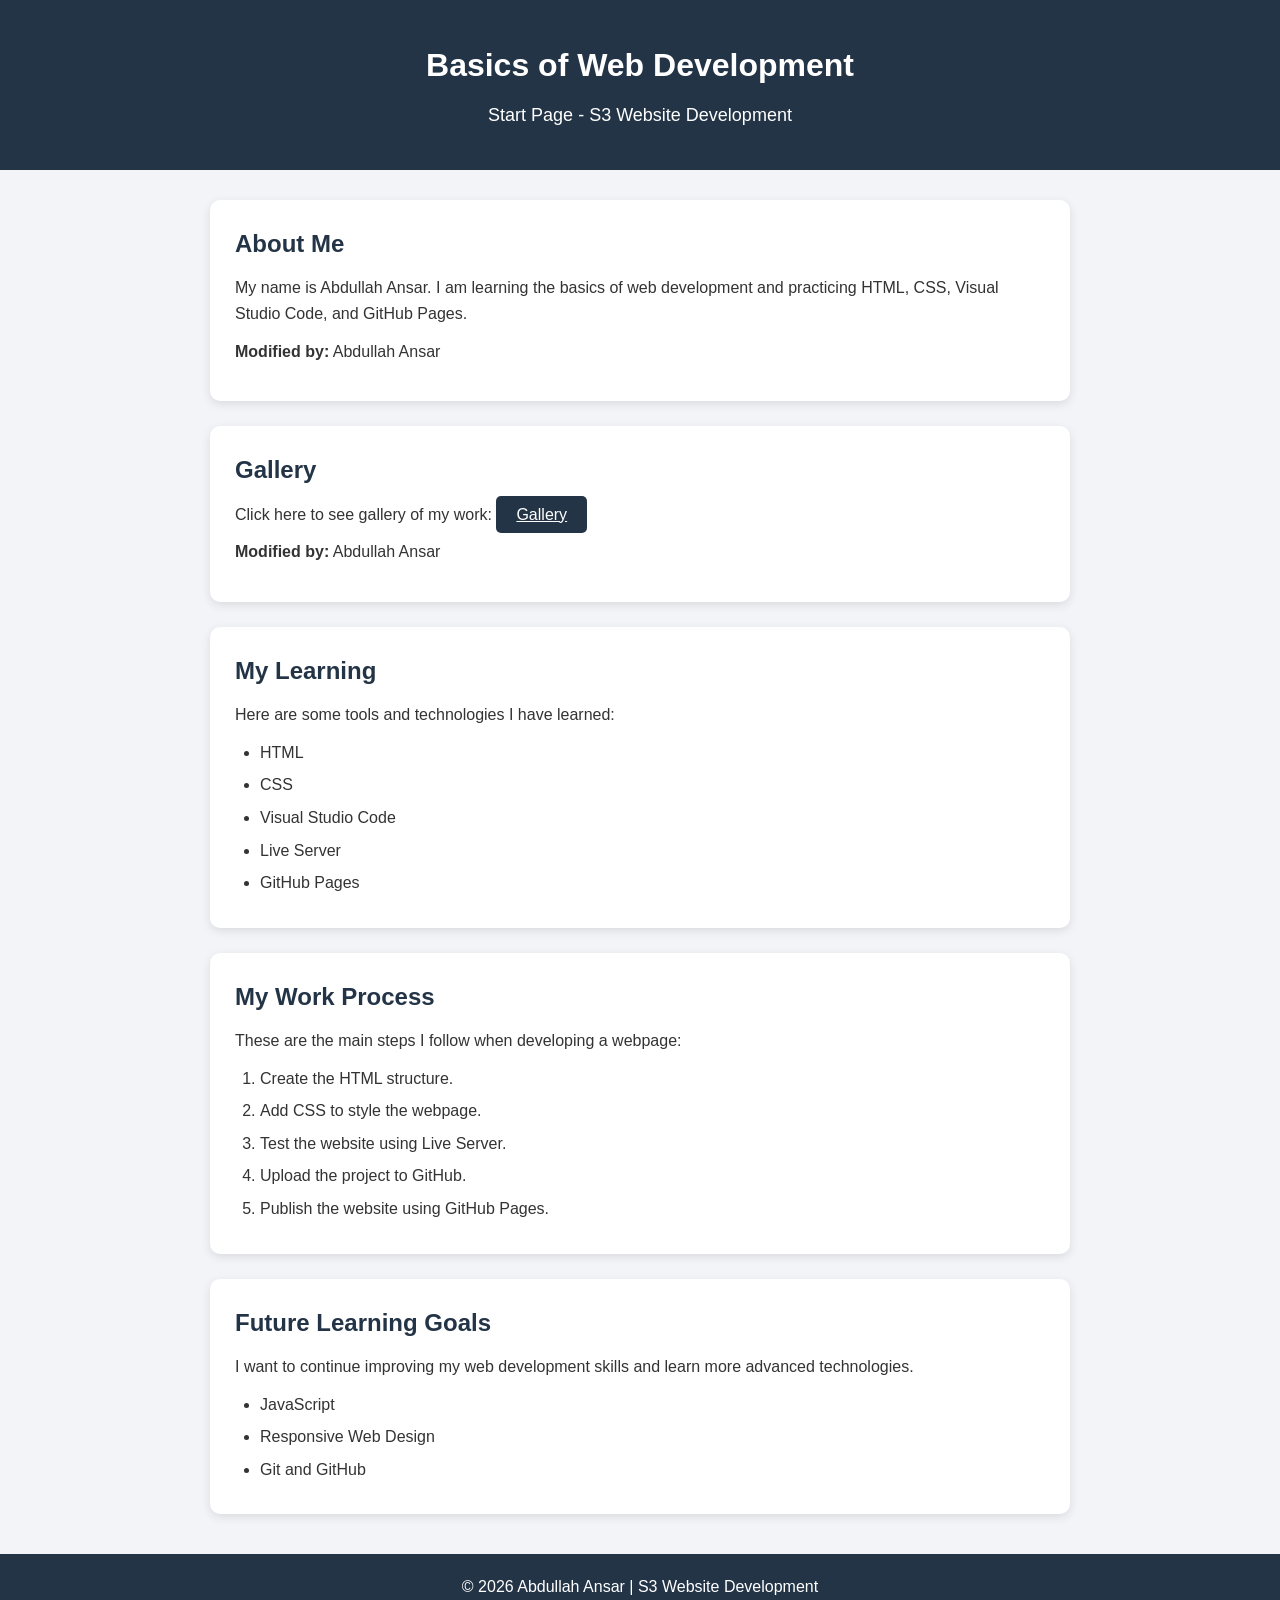
<file: index.html>
<!DOCTYPE html>
<html lang="en">
<head>
    <meta charset="UTF-8">
    <meta name="viewport" content="width=device-width, initial-scale=1.0">

    <title>Abdullah Ansar - S3 Website</title>

    <link rel="stylesheet" href="style.css">
    <link rel="icon" href="fav.ico">
</head>

<body>

    <header>
        <h1>Basics of Web Development</h1>
        <p>Start Page - S3 Website Development</p>
    </header>

    <main>

        <div class="card">
            <h2>About Me</h2>

            <p>
                My name is Abdullah Ansar. I am learning the basics of
                web development and practicing HTML, CSS, Visual Studio Code,
                and GitHub Pages.
            </p>

            <p>
                <strong>Modified by:</strong> Abdullah Ansar
            </p>
        </div>

         <div class="card">
            <h2>Gallery</h2>

            <p>
               Click here to see gallery of my work: <a id="gbutton" href="gallery.html">Gallery</a>
            </p>

            <p>
                <strong>Modified by:</strong> Abdullah Ansar
            </p>
        </div>


        <div class="card">
            <h2>My Learning</h2>

            <p>Here are some tools and technologies I have learned:</p>

            <ul>
                <li>HTML</li>
                <li>CSS</li>
                <li>Visual Studio Code</li>
                <li>Live Server</li>
                <li>GitHub Pages</li>
            </ul>
        </div>


        <div class="card">
            <h2>My Work Process</h2>

            <p>These are the main steps I follow when developing a webpage:</p>

            <ol>
                <li>Create the HTML structure.</li>
                <li>Add CSS to style the webpage.</li>
                <li>Test the website using Live Server.</li>
                <li>Upload the project to GitHub.</li>
                <li>Publish the website using GitHub Pages.</li>
            </ol>
        </div>


        <div class="card">
            <h2>Future Learning Goals</h2>

            <p>
                I want to continue improving my web development skills and
                learn more advanced technologies.
            </p>

            <ul>
                <li>JavaScript</li>
                <li>Responsive Web Design</li>
                <li>Git and GitHub</li>
            </ul>
        </div>

    </main>

    <footer>
        <p>© 2026 Abdullah Ansar | S3 Website Development</p>
    </footer>

</body>
</html>
</file>
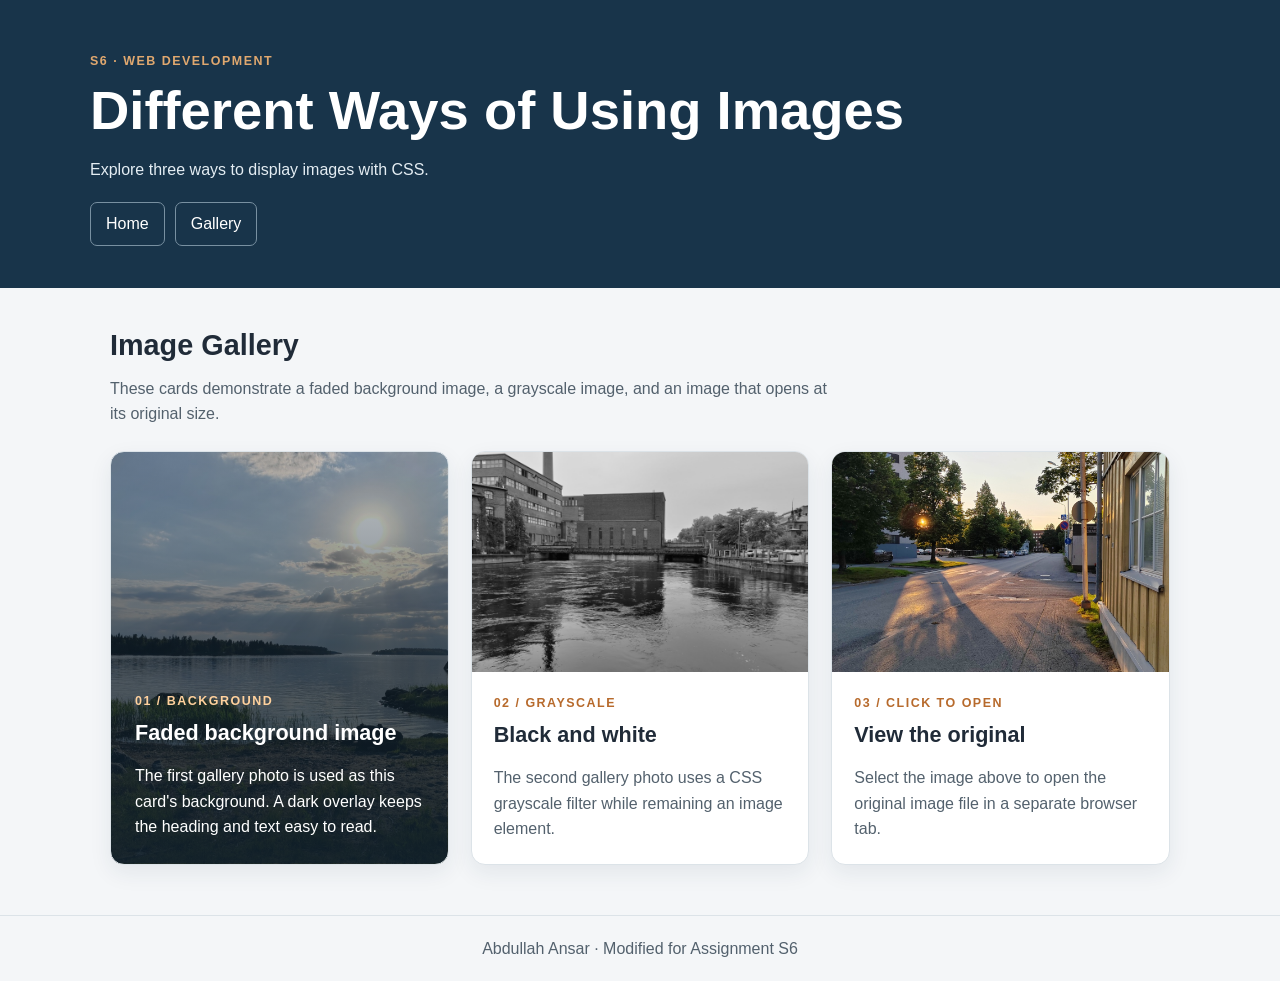
<file: gallery.html>
<!DOCTYPE html>
<html lang="en">
<head>
    <meta charset="UTF-8">
    <meta name="viewport" content="width=device-width, initial-scale=1.0">
    <title>Abdullah Ansar | S6 Image Gallery</title>
    <link rel="icon" href="fav.ico">

</head>
<style>
    * {
    box-sizing: border-box;
}

html {
    scroll-behavior: smooth;
}

body {
    margin: 0;
    background: #f4f6f8;
    color: #202b38;
    font-family: Arial, Helvetica, sans-serif;
    line-height: 1.6;
}

.site-header {
    padding: 52px 20px 42px;
    color: #ffffff;
    background: #18344a;
}

.header-content,
.page-content {
    width: min(1100px, 100%);
    margin: 0 auto;
}

.eyebrow,
.card-number {
    margin: 0 0 8px;
    color: #e0a86f;
    font-size: 0.78rem;
    font-weight: 700;
    letter-spacing: 0.12em;
    text-transform: uppercase;
}

.site-header h1 {
    margin: 0;
    font-size: clamp(2rem, 5vw, 3.4rem);
    line-height: 1.15;
}

.site-header p:not(.eyebrow) {
    margin: 14px 0 20px;
    color: #e4edf3;
}

nav {
    display: flex;
    flex-wrap: wrap;
    gap: 10px;
}

nav a {
    display: inline-block;
    padding: 8px 15px;
    border: 1px solid #7890a1;
    border-radius: 7px;
    color: #ffffff;
    text-decoration: none;
}

nav a:hover,
nav a:focus-visible {
    background: #ffffff;
    color: #18344a;
}

.page-content {
    padding: 34px 20px 50px;
}

.intro {
    max-width: 720px;
    margin-bottom: 24px;
}

.intro h2 {
    margin: 0 0 8px;
    font-size: 1.8rem;
}

.intro p {
    margin: 0;
    color: #53616d;
}

.gallery-grid {
    display: grid;
    grid-template-columns: repeat(3, minmax(0, 1fr));
    gap: 22px;
    align-items: stretch;
}

.gallery-card {
    min-width: 0;
    overflow: hidden;
    border: 1px solid #dce3e8;
    border-radius: 14px;
    background: #ffffff;
    box-shadow: 0 8px 22px rgba(24, 52, 74, 0.08);
}

.background-card {
    position: relative;
    display: flex;
    min-height: 390px;
    align-items: flex-end;
    isolation: isolate;
    background-image: linear-gradient(
        180deg,
        rgba(14, 30, 43, 0.25),
        rgba(14, 30, 43, 0.92)
    ), url("image/1.jpeg");
    background-size: cover;
    background-position: center;
    color: #ffffff;
}

.background-card-content {
    position: relative;
    padding: 24px;
}

.background-card h3,
.card-content h3 {
    margin: 0 0 10px;
    font-size: 1.35rem;
    line-height: 1.25;
}

.background-card-content p:last-child {
    margin-bottom: 0;
}

.background-card .card-number {
    color: #ffd19d;
}

.gallery-image {
    display: block;
    width: 100%;
    max-width: 100%;
    height: 220px;
    object-fit: cover;
}

.grayscale-image {
    filter: grayscale(100%);
}

.image-link {
    display: block;
    overflow: hidden;
}

.image-link:focus-visible {
    outline: 3px solid #d17d37;
    outline-offset: -3px;
}

.image-link:hover img {
    transform: scale(1.025);
}

.image-link img {
    transition: transform 180ms ease;
}

.card-content {
    padding: 22px;
}

.card-content .card-number {
    color: #b76a2c;
}

.card-content p:last-child {
    margin-bottom: 0;
    color: #53616d;
}

.site-footer {
    padding: 20px;
    border-top: 1px solid #dce3e8;
    color: #53616d;
    text-align: center;
}

.site-footer p {
    margin: 0;
}

@media (max-width: 850px) {
    .gallery-grid {
        grid-template-columns: 1fr 1fr;
    }

    .background-card {
        min-height: 340px;
    }
}

@media (max-width: 560px) {
    .site-header {
        padding: 36px 18px;
    }

    .page-content {
        padding: 26px 16px 38px;
    }

    .gallery-grid {
        grid-template-columns: minmax(0, 1fr);
        gap: 18px;
    }

    .background-card {
        min-height: 300px;
    }

    .gallery-image {
        height: auto;
        max-height: 340px;
    }
}

</style>
<body>
    <header class="site-header">
        <div class="header-content">
            <p class="eyebrow">S6 · Web Development</p>
            <h1>Different Ways of Using Images</h1>
            <p>Explore three ways to display images with CSS.</p>
            <nav aria-label="Main navigation">
                <a href="index.html">Home</a>
                <a href="gallery.html" aria-current="page">Gallery</a>
            </nav>
        </div>
    </header>

    <main class="page-content">
        <section class="intro">
            <h2>Image Gallery</h2>
            <p>These cards demonstrate a faded background image, a grayscale image, and an image that opens at its original size.</p>
        </section>

        <section class="gallery-grid" aria-label="Image examples">
            <article class="gallery-card background-card">
                <div class="background-card-content">
                    <p class="card-number">01 / BACKGROUND</p>
                    <h3>Faded background image</h3>
                    <p>The first gallery photo is used as this card's background. A dark overlay keeps the heading and text easy to read.</p>
                </div>
            </article>

            <article class="gallery-card">
                <img class="gallery-image grayscale-image" src="image/2.jpeg" alt="Second photograph in the gallery, shown in grayscale">
                <div class="card-content">
                    <p class="card-number">02 / GRAYSCALE</p>
                    <h3>Black and white</h3>
                    <p>The second gallery photo uses a CSS grayscale filter while remaining an image element.</p>
                </div>
            </article>

            <article class="gallery-card">
                <a class="image-link" href="image/3.jpeg" target="_blank" rel="noopener" aria-label="Open the third gallery photograph at its original size in a new tab">
                    <img class="gallery-image" src="image/3.jpeg" alt="Third photograph in the gallery; select it to open the original image">
                </a>
                <div class="card-content">
                    <p class="card-number">03 / CLICK TO OPEN</p>
                    <h3>View the original</h3>
                    <p>Select the image above to open the original image file in a separate browser tab.</p>
                </div>
            </article>
        </section>
    </main>

    <footer class="site-footer">
        <p>Abdullah Ansar · Modified for Assignment S6</p>
    </footer>
</body>
</html>
</file>
<file: style.css>
* {
    box-sizing: border-box;
    margin: 0;
    padding: 0;
}

#gbutton {
    background-color: #243447;
    color: white;
    border: none;
    padding: 10px 20px;
    border-radius: 5px;
    cursor: pointer;
    font-size: 16px;
}

body {
    font-family: Arial, sans-serif;
    background-color: #f2f4f7;
    color: #333;
    line-height: 1.6;
}

header {
    background-color: #243447;
    color: white;
    text-align: center;
    padding: 40px 20px;
}

header h1 {
    font-size: 32px;
    margin-bottom: 10px;
}

header p {
    font-size: 18px;
}

main {
    max-width: 900px;
    margin: 30px auto;
    padding: 0 20px;
}

.card {
    background-color: white;
    padding: 25px;
    margin-bottom: 25px;
    border-radius: 10px;
    box-shadow: 0 3px 10px rgba(0, 0, 0, 0.1);
}

.card h2 {
    color: #243447;
    margin-bottom: 12px;
}

.card p {
    margin-bottom: 12px;
}

.card ul,
.card ol {
    margin-left: 25px;
    margin-top: 10px;
}

.card li {
    margin-bottom: 7px;
}

footer {
    background-color: #243447;
    color: white;
    text-align: center;
    padding: 20px;
    margin-top: 40px;
}

@media (max-width: 600px) {

    header h1 {
        font-size: 25px;
    }

    header p {
        font-size: 16px;
    }

    .card {
        padding: 20px;
    }
}


.photo-gallery {
  max-width: 1200px;
  margin: 50px auto;
  padding: 0 25px;
  display: grid;
  grid-template-columns: repeat(3, 1fr);
  gap: 22px;
}

.photo-gallery img {
  width: 100%;
  height: 250px;
  object-fit: cover;
  border-radius: 12px;
  display: block;
  transition: transform 0.3s ease;
}

.photo-gallery img:hover {
  transform: scale(1.03);
}

@media (max-width: 768px) {
  .photo-gallery {
    grid-template-columns: repeat(2, 1fr);
  }
}

@media (max-width: 480px) {
  .photo-gallery {
    grid-template-columns: 1fr;
  }
}
</file>
